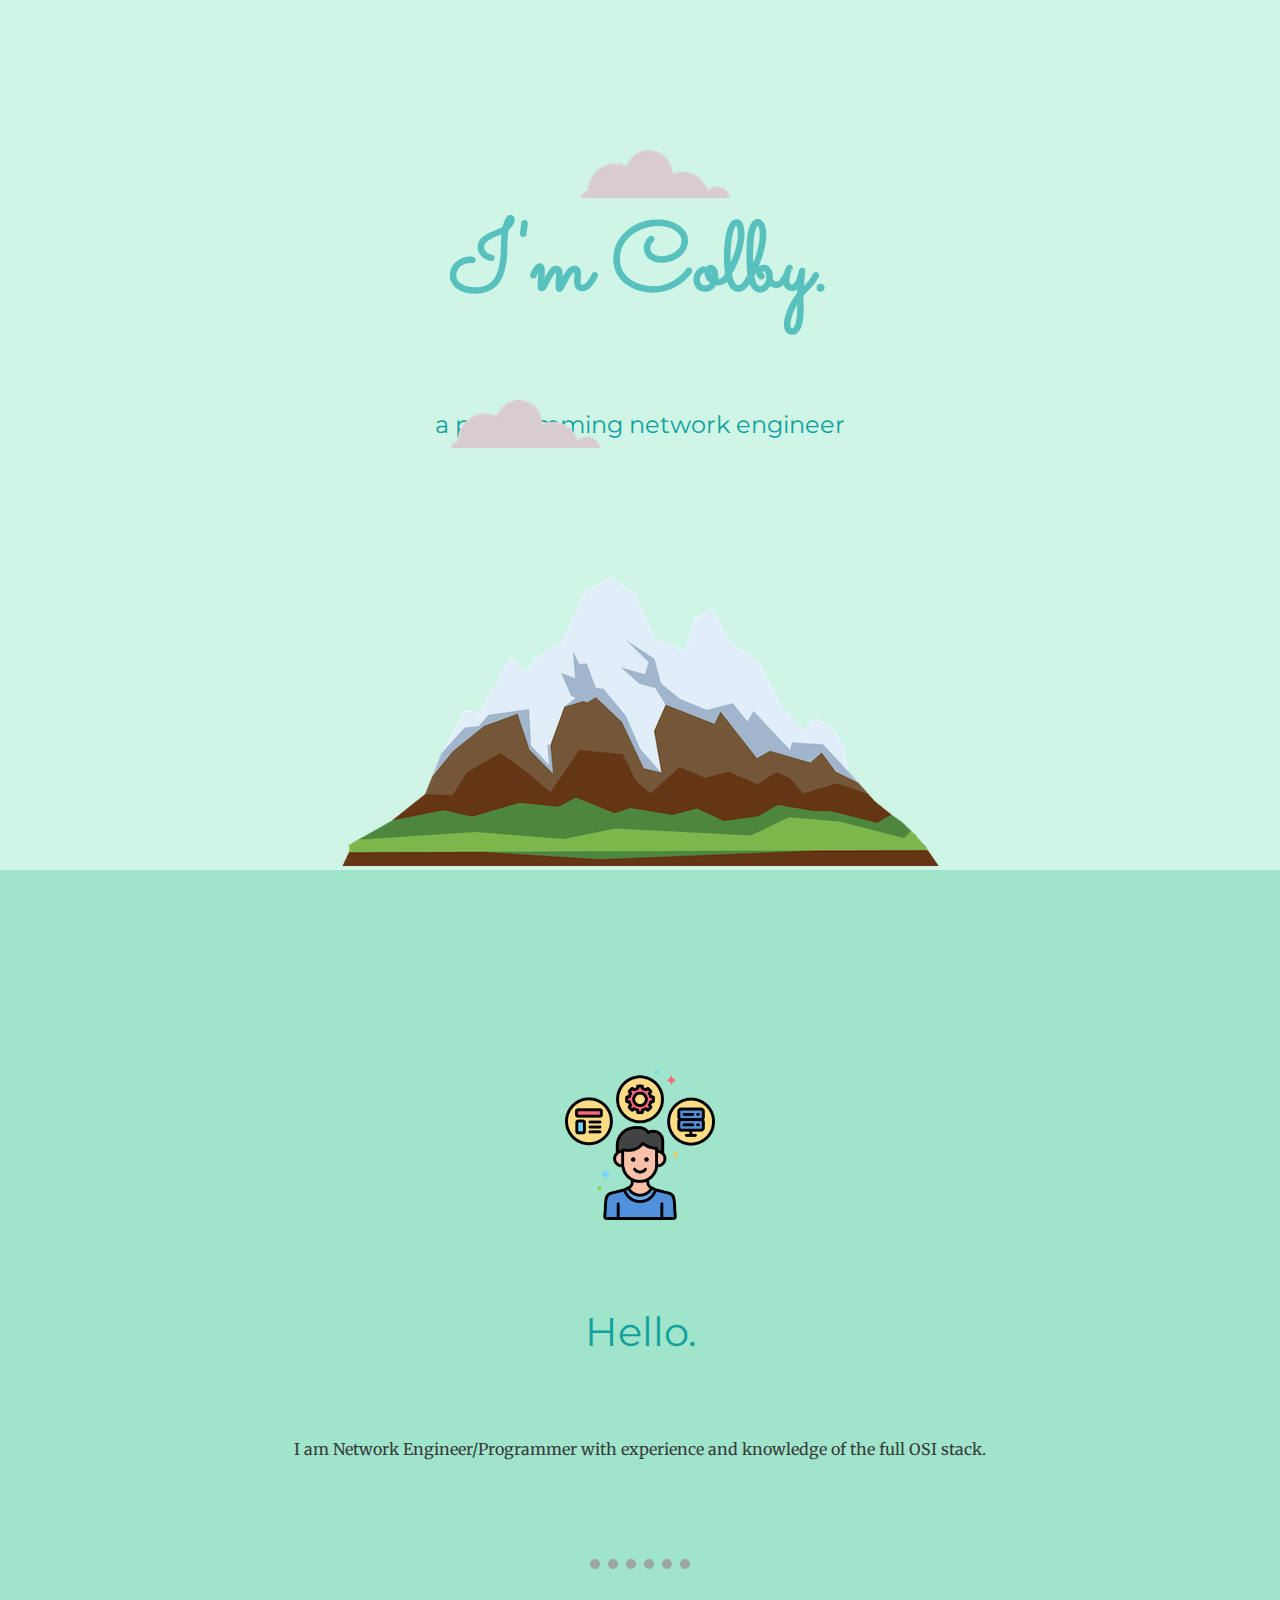
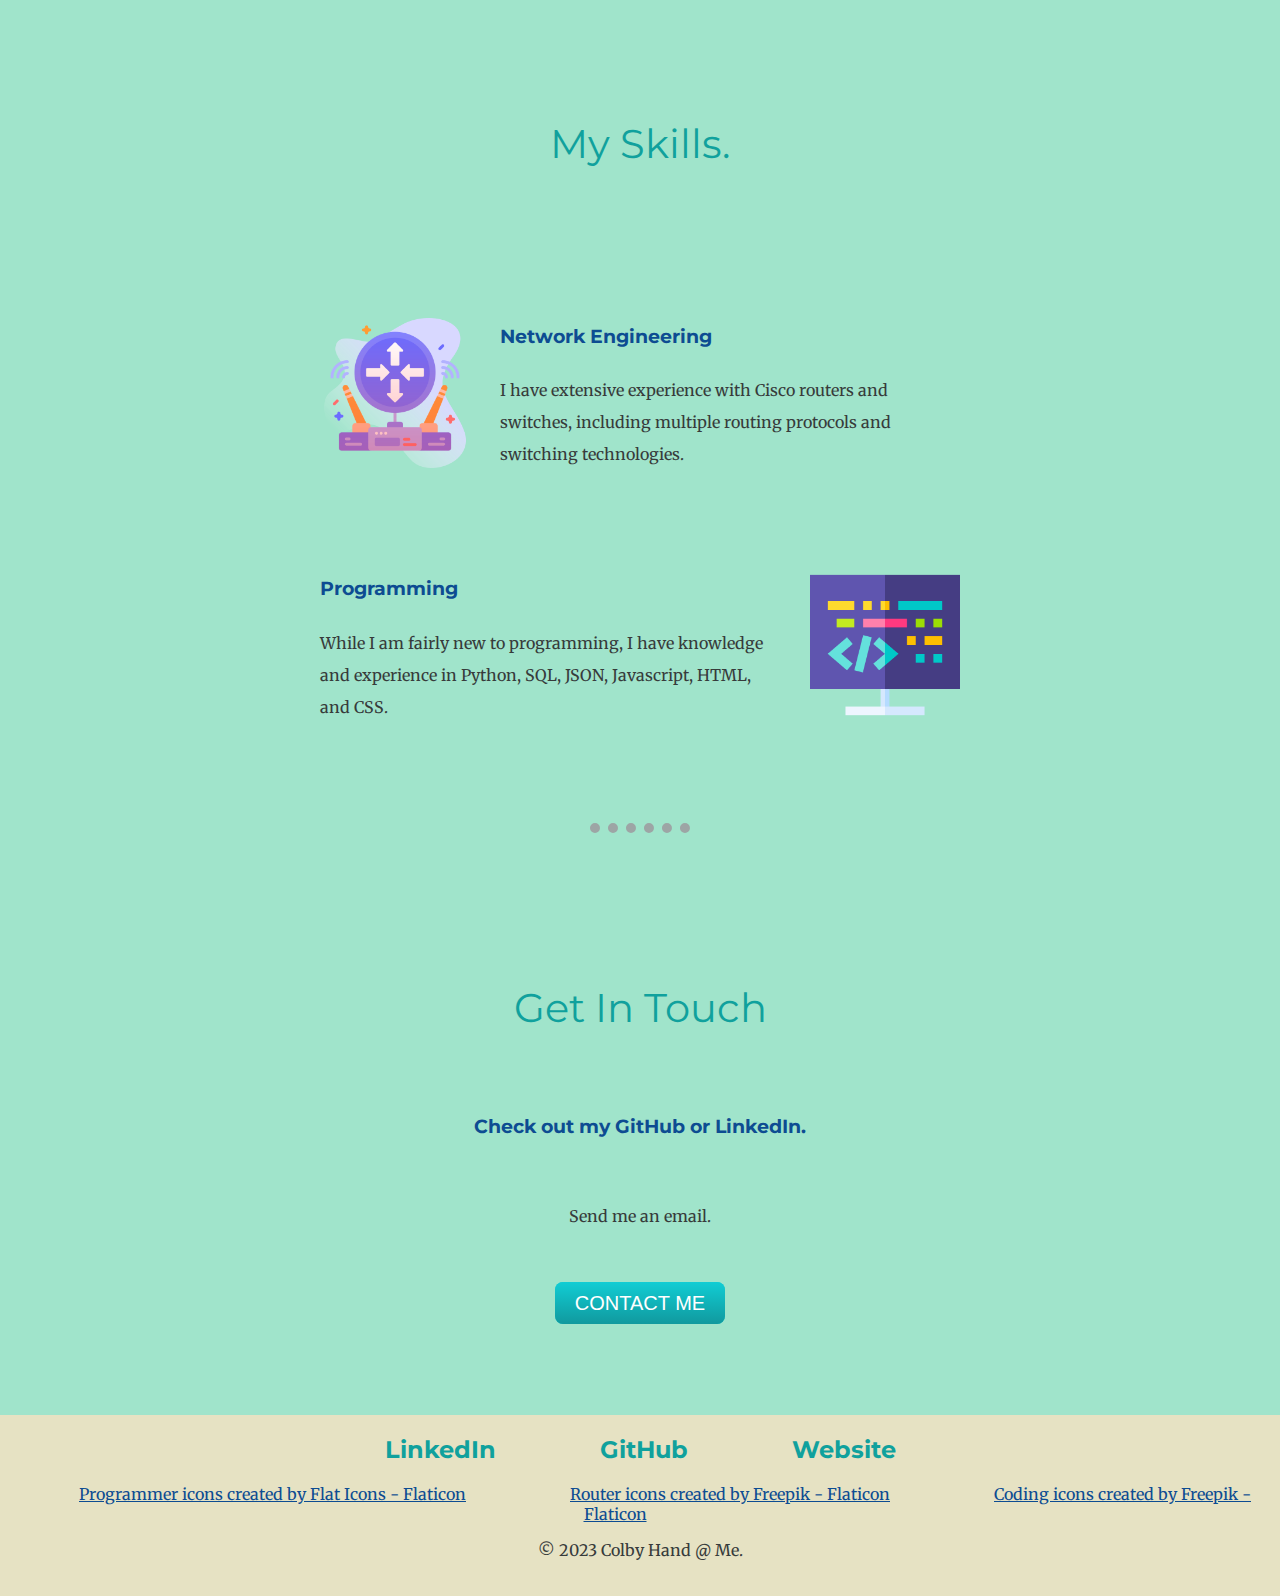
<file: index.html>
<!DOCTYPE html>
<html lang="en">
<head>
    <meta charset="UTF-8">
    <meta http-equiv="X-UA-Compatible" content="IE=edge">
    <meta name="viewport" content="width=device-width, initial-scale=1.0">
    <title>Colby Hand</title>
    <link rel="stylesheet" href="css/styles.css">
    <link rel="icon" href="favicon.ico">
    <link rel="preconnect" href="https://fonts.googleapis.com">
    <link rel="preconnect" href="https://fonts.gstatic.com" crossorigin>
    <link href="https://fonts.googleapis.com/css2?family=Merriweather&family=Montserrat&family=Sacramento&display=swap" rel="stylesheet">
</head>

<body>
    <div class="top-container">
        <img class="top-cloud" src="images/cloud.png" alt="cloud-img">
        <h1>I'm Colby.</h1>
        <h2 id="title-statement">a programming network engineer</h2>
        <img class="bottom-cloud" src="images/cloud.png" alt="cloud-img">
        <img class="mountain" src="images/mountain.png" alt="mountain-img">
    </div>
    <div class="middle-container">
        <div class="profile">
          <img class="programmer" src="images/programmer.png" alt="programmer-icon">
          <h2>Hello.</h2>
          <p>I am Network Engineer/Programmer with experience and knowledge of the full OSI stack.</p>
        </div>
        <hr>
        <div class="skills">
          <h2>My Skills.</h2>

          <div class="skill-row">
            <img class="router" src="images/router.png" alt="router-img">
            <h3>Network Engineering</h3>
            <p>I have extensive experience with Cisco routers and switches, including multiple routing protocols and switching technologies.</p>
          </div>

          <div class="skill-row">
            <img class="coding" src="images/coding.png" alt="coding-img">
            <h3>Programming</h3>
            <p>While I am fairly new to programming, I have knowledge and experience in Python, SQL, JSON, Javascript, HTML, and CSS.</p>
          </div>
        </div>

        <hr>
        <div class="contact-me">
          <h2>Get In Touch</h2>
          <h3>Check out my GitHub or LinkedIn.</h3>
          <p class="email">Send me an email.</p>
          <a class="btn" href="mailto:TheHand87@outlook.com">CONTACT ME</a>
        </div>
      </div>
      <div class="bottom-container">
        <a class="footer-link" href="https://www.linkedin.com/in/colby-hand-1a4519a0/">LinkedIn</a>
        <a class="footer-link" href="https://github.com/Darkamtter789">GitHub</a>
        <a class="footer-link" href="https://www.appbrewery.co/">Website</a><br>
        <br>
        <a href="https://www.flaticon.com/free-icons/programmer" title="programmer icons">Programmer icons created by Flat Icons - Flaticon</a>
        <a href="https://www.flaticon.com/free-icons/router" title="router icons">Router icons created by Freepik - Flaticon</a>
        <a href="https://www.flaticon.com/free-icons/coding" title="coding icons">Coding icons created by Freepik - Flaticon</a>
        <p>© 2023 Colby Hand @ Me.</p>
      </div>
      
</body>
</html>
</file>
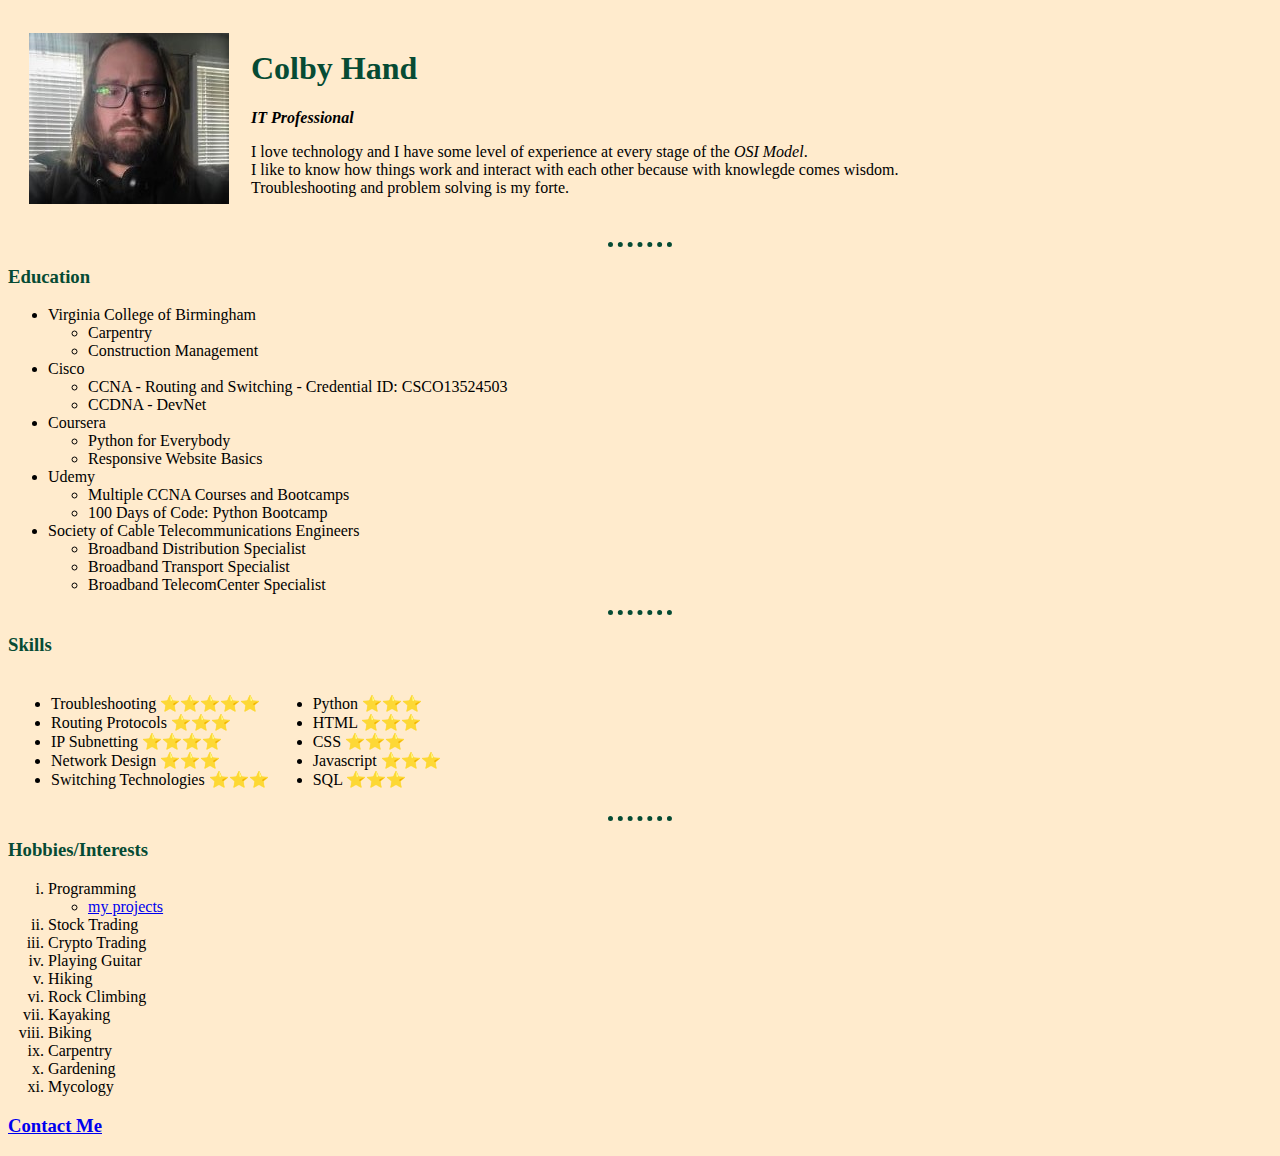
<file: HTML-Personal-site/index.html>
<!DOCTYPE html>
<html lang="en">
<head>
    <meta charset="UTF-8">
    <meta http-equiv="X-UA-Compatible" content="IE=edge">
    <meta name="viewport" content="width=device-width, initial-scale=1.0">
    <title>Colby's Personal Site</title>
    <link rel="stylesheet" href="CSS/styles.css">
   
</head>
<body>
    <table cellspacing="20">
        <tr>
            <td><img src="my_face.jpg" alt="Colby's face"></td>
            <td><h1>Colby Hand</h1>
            <p><em><strong>IT Professional</strong></em></p>
            <p>I love technology and I have some level of experience at every stage of the <em>OSI Model</em>. <br> 
            I like to know how things work and interact with each other because with knowlegde comes wisdom. <br>
            Troubleshooting and problem solving is my forte.</p></td>
        </tr>
    </table>
    <hr>
    <h3>Education</h3>
    <ul>
        <li>Virginia College of Birmingham</li>
        <ul>
            <li>Carpentry</li>
            <li>Construction Management</li>
        </ul>
        <li>Cisco</li>
        <ul>
            <li>CCNA - Routing and Switching - Credential ID: CSCO13524503</li>
            <li>CCDNA - DevNet</li>
        </ul>
        <li>Coursera</li>
        <ul>
            <li>Python for Everybody</li>
            <li>Responsive Website Basics</li>
        </ul>
        <li>Udemy</li>
        <ul>
            <li>Multiple CCNA Courses and Bootcamps</li>
            <li>100 Days of Code: Python Bootcamp</li>
        </ul>
        <li>Society of Cable Telecommunications Engineers</li>
        <ul>
            <li>Broadband Distribution Specialist</li>
            <li>Broadband Transport Specialist</li>
            <li>Broadband TelecomCenter Specialist</li>
        </ul>
    </ul>
    <hr>
    <h3>Skills</h3>
    <table>
        <tr>
            <td><ul>
                <li>Troubleshooting ⭐⭐⭐⭐⭐</li>
                <li>Routing Protocols ⭐⭐⭐</li>
                <li>IP Subnetting ⭐⭐⭐⭐</li>
                <li>Network Design ⭐⭐⭐</li>
                <li>Switching Technologies ⭐⭐⭐</li>
            </ul></td>
            <td><ul>
                <li>Python ⭐⭐⭐</li>
                <li>HTML ⭐⭐⭐</li>
                <li>CSS ⭐⭐⭐</li>
                <li>Javascript ⭐⭐⭐</li>
                <li>SQL ⭐⭐⭐</li>
            </ul></td>
        </tr>
    </table>
    <hr>
    <h3>Hobbies/Interests</h3>
    <ol type="i">
        <li>Programming</li>
        <ul>
            <li><a href="https://github.com/Darkmatter789">my projects</a></li>
        </ul>
        <li>Stock Trading</li>
        <li>Crypto Trading</li>
        <li>Playing Guitar</li>
        <li>Hiking</li>
        <li>Rock Climbing</li>
        <li>Kayaking</li>
        <li>Biking</li>
        <li>Carpentry</li>
        <li>Gardening</li>
        <li>Mycology</li>
    </ol>
    <h3><a href="contact_info.html">Contact Me</a></h3>
</body>
</html>
</file>
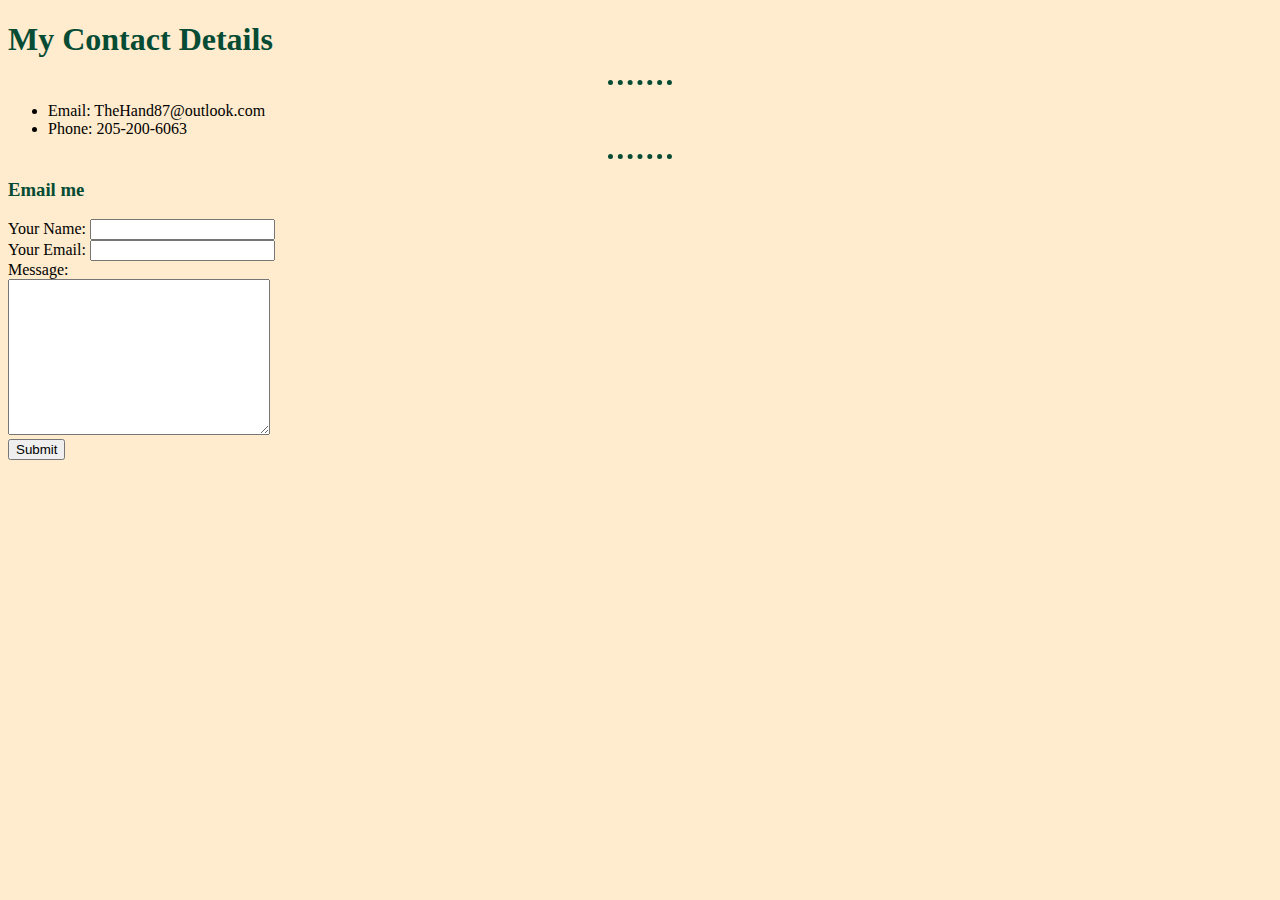
<file: HTML-Personal-site/contact_info.html>
<!DOCTYPE html>
<html lang="en">
<head>
    <meta charset="UTF-8">
    <meta http-equiv="X-UA-Compatible" content="IE=edge">
    <meta name="viewport" content="width=device-width, initial-scale=1.0">
    <title>Contact Me</title>
    <link rel="stylesheet" href="CSS/styles.css">
</head>
<body>
    <h1>My Contact Details</h1>
    <hr size="3" noshade="">
    <ul>
        <li>Email: TheHand87@outlook.com</li>
        <li>Phone: 205-200-6063</li>
    </ul>
    <hr size="3" noshade="0">
    <h3>Email me</h3>
    <form action="mailto:thehand87@outlook.com" method="post" enctype="text/plain">
        <label>Your Name:</label>
        <input type="text" name="yourName" value=""><br>
        <label>Your Email:</label>
        <input type="text" name="yourEmail" value=""><br>
        <label>Message:</label><br>
        <textarea name="yourMessage" rows="10" cols="30"></textarea><br>
        <input type="submit" name="">
    </form>
</body>
</html>
</file>
<file: css/styles.css>
body {
    margin: 0;
    text-align: center;
    font-family: 'Merriweather', serif;
    color: #373b3b;
}

h1 {
    margin: 0 auto;
    padding-top: 100px;
    font-family: 'Sacramento', cursive;
    font-size: 6rem;
    color: #59C1BD;
}

#title-statement {
    font-size: 1.5rem;
}

h2 {
    font-family: 'Montserrat', sans-serif;
    color: #10A19D;
    font-weight: normal;
    font-size: 2.5rem;
    padding: 50px;
}

h3 {
    font-family: 'Montserrat', sans-serif;
    color: #0D4C92
}

a {
    color: #0D4C92;
    margin: auto 50px auto 50px;
}

hr {
    border-style: dotted;
    width: 100px;
    border-left: 0;
    border-bottom: 0;
    border-right: 0;
    border-width: 10px;
    border-color: #9da5a5;
    margin: 100px auto 100px;
}

.top-container {
    background-color: #CFF5E7;
    position: relative;
    padding-top: 100px;
}

.top-cloud {
    display: inline-block;
    position: absolute;
    right: 550px;
    top: 150px
}

.bottom-cloud {
    display: inline-block;
    position: absolute;
    top: 400px;
    left: 450px
}

.middle-container {
    background-color: #A0E4CB;
    padding-top: 200px;
    padding-bottom: 100px;
}

.skill-row {
    width: 50%;
    margin: 100px auto 100px auto;
    text-align: left;
    line-height: 2;
}

.programmer {
    block-size: 150px;
}

.router {
    block-size: 150px;
    float: left;
    padding-right: 30px;
}

.coding {
    block-size: 150px;
    float: right;
    padding-left: 30px;
}

.email {
    padding: 50px;
}

.btn {
    background: #11cdd4;
    background-image: -webkit-linear-gradient(top, #11cdd4, #11999e);
    background-image: -moz-linear-gradient(top, #11cdd4, #11999e);
    background-image: -ms-linear-gradient(top, #11cdd4, #11999e);
    background-image: -o-linear-gradient(top, #11cdd4, #11999e);
    background-image: linear-gradient(to bottom, #11cdd4, #11999e);
    -webkit-border-radius: 8;
    -moz-border-radius: 8;
    border-radius: 8px;
    font-family: Arial;
    color: #ffffff;
    font-size: 20px;
    padding: 10px 20px 10px 20px;
    text-decoration: none;
}
  
.btn:hover {
    background: #30e3cb;
    background-image: -webkit-linear-gradient(top, #30e3cb, #2bc4ad);
    background-image: -moz-linear-gradient(top, #30e3cb, #2bc4ad);
    background-image: -ms-linear-gradient(top, #30e3cb, #2bc4ad);
    background-image: -o-linear-gradient(top, #30e3cb, #2bc4ad);
    background-image: linear-gradient(to bottom, #30e3cb, #2bc4ad);
    text-decoration: none;
}

.bottom-container {
    background-color: #E6E2C3;
    padding: 20px;
}

.footer-link {
    font-family: 'Montserrat', sans-serif;
    color: #10A19D;
    font-weight: normal;
    text-decoration-line: none;
    font-weight: bold;
    font-size: 1.5rem;
    
}
</file>
<file: HTML-Personal-site/CSS/styles.css>
body{
    background-color: blanchedalmond;
}

hr{
    background-color: blanchedalmond;
    border-style: dotted none none none;
    border-color: rgb(6, 75, 52);
    width: 5%;
    border-width: 5px;
}

h1{
    color:rgb(6, 75, 52);
}

h3{
    color: rgb(6, 75, 52) ;
}
</file>
